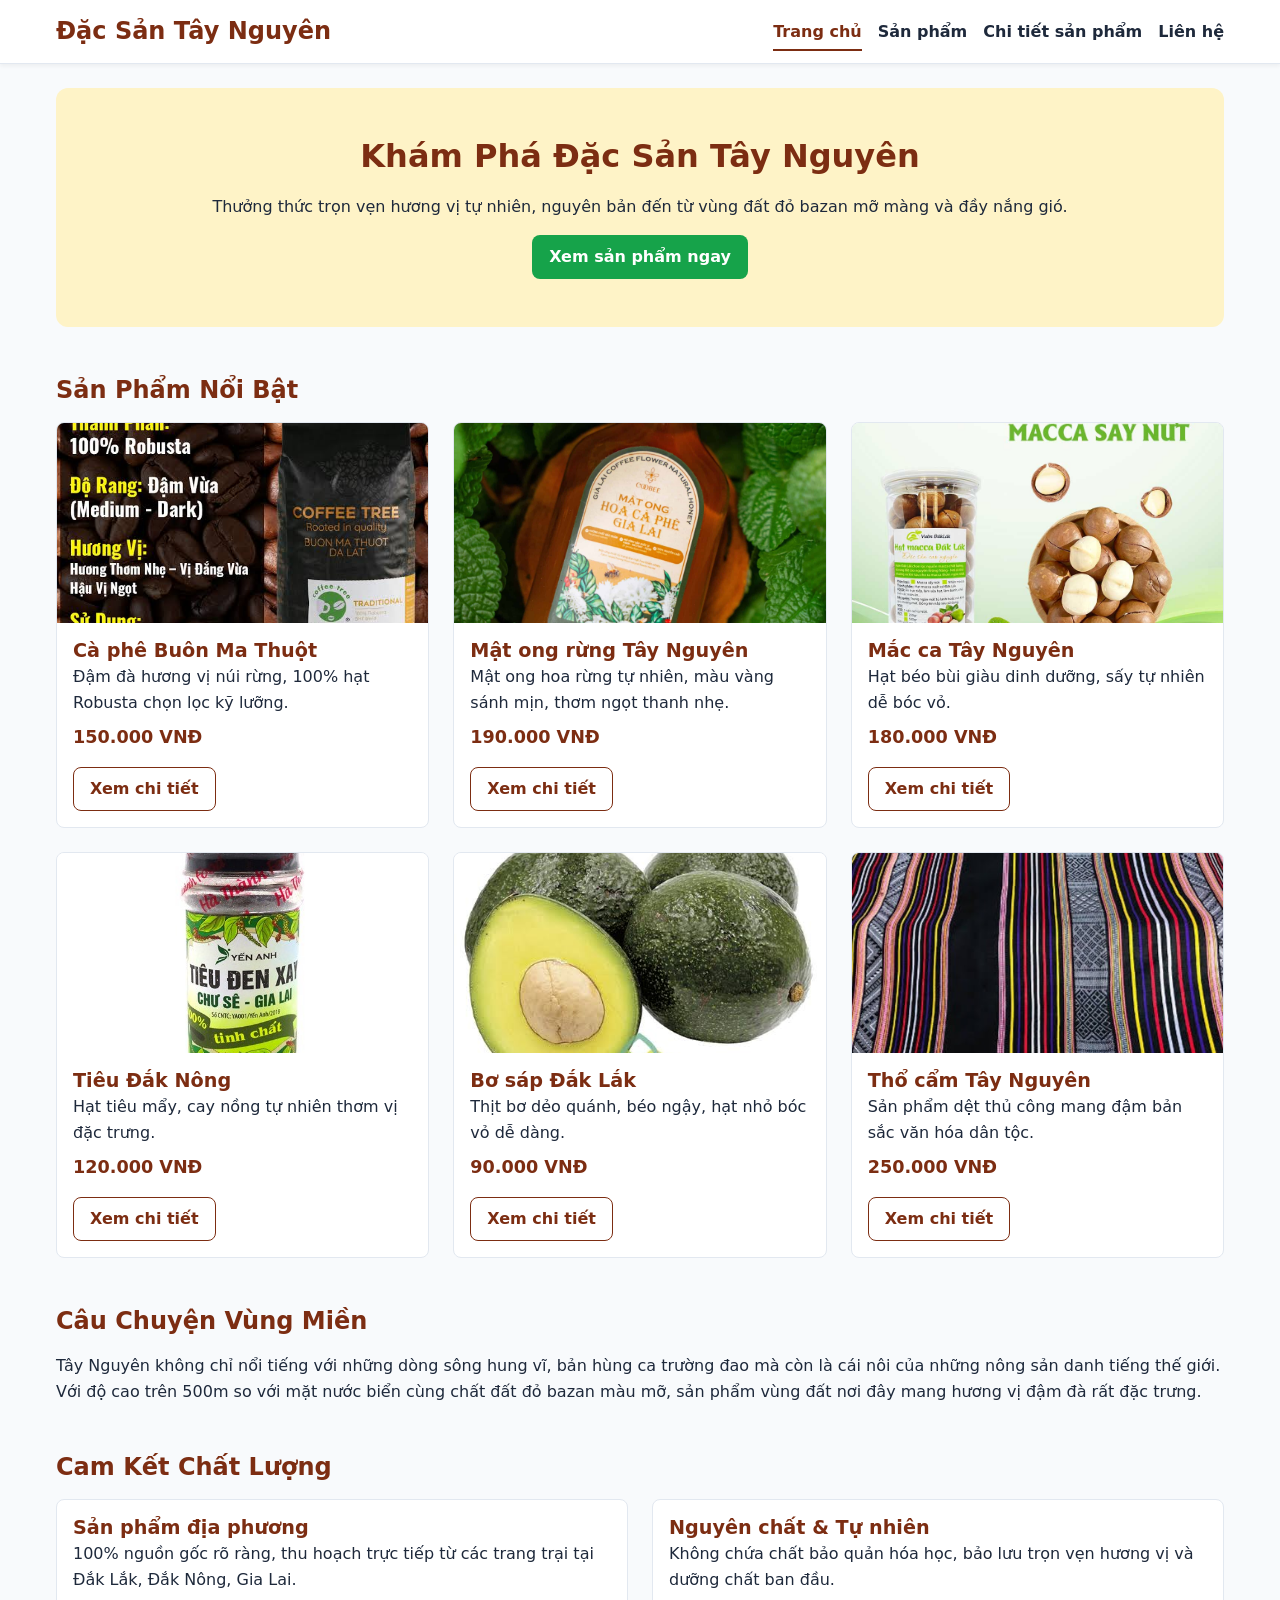
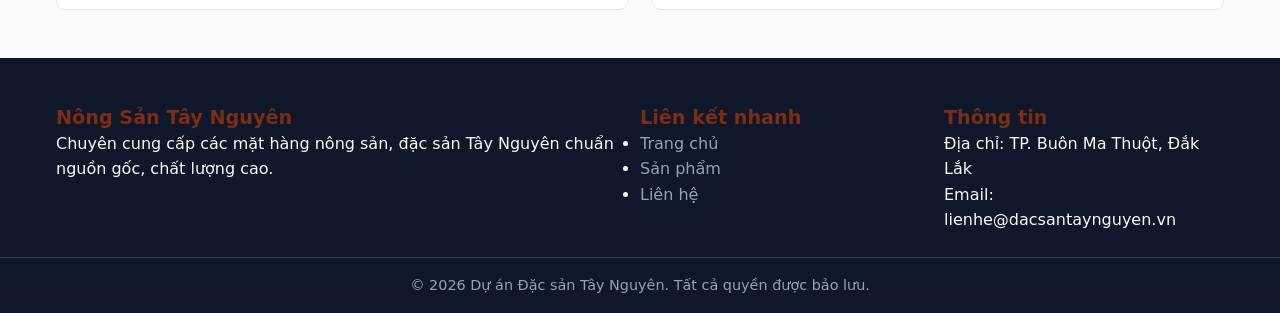
<file: index.html>
<!DOCTYPE html>
<html lang="vi">

<head>
    <meta charset="UTF-8">
    <meta name="viewport" content="width=device-width, initial-scale=1.0">
    <title>Đặc Sản Tây Nguyên | Tinh Hoa Núi Rừng Việt Nam</title>
    <meta name="description"
        content="Khám phá và mua sắm đặc sản Tây Nguyên chính gốc: Cà phê Buôn Ma Thuột, Mật ong rừng, Hạt Macca, Tiêu Đắk Nông chất lượng vượt trội.">
    <link rel="stylesheet" href="css/style.css">
</head>

<body>
    <header>
        <div class="container header-container">
            <div class="brand">
                <h1 class="brand-title">Đặc Sản Tây Nguyên</h1>
                <!-- <span class="brand-slogan">Tinh hoa núi rừng trong từng sản phẩm</span> -->
            </div>
            <nav>
                <ul>
                    <li><a href="index.html" class="active">Trang chủ</a></li>
                    <li><a href="products.html">Sản phẩm</a></li>
                    <li><a href="product-detail.html">Chi tiết sản phẩm</a></li>
                    <li><a href="contact.html">Liên hệ</a></li>
                </ul>
            </nav>
        </div>
    </header>

    <main class="container">
        <!-- 1. Hero / Banner -->
        <section class="hero">
            <h2>Khám Phá Đặc Sản Tây Nguyên</h2>
            <p>Thưởng thức trọn vẹn hương vị tự nhiên, nguyên bản đến từ vùng đất đỏ bazan mỡ màng và đầy nắng gió.</p>
            <a href="products.html" class="btn btn-secondary" style="margin-top: var(--space-md);">Xem sản phẩm ngay</a>
        </section>

        <!-- 2. Sản phẩm nổi bật -->
        <section>
            <h2>Sản Phẩm Nổi Bật</h2>
            <div class="product-grid">
                <article class="product-card">
                    <img src="images/ca-phe-buon-ma-thuot.jpg" alt="Hộp cà phê Robusta Buôn Ma Thuột nguyên chất">
                    <div class="content">
                        <h3>Cà phê Buôn Ma Thuột</h3>
                        <p>Đậm đà hương vị núi rừng, 100% hạt Robusta chọn lọc kỹ lưỡng.</p>
                        <p class="price">150.000 VNĐ</p>
                        <div class="actions">
                            <a href="product-detail.html" class="btn btn-outline">Xem chi tiết</a>
                        </div>
                    </div>
                </article>

                <article class="product-card">
                    <img src="images/mat-ong-rung-tay-nguyen.jpg" alt="Chai mật ong rừng nguyên chất Tây Nguyên">
                    <div class="content">
                        <h3>Mật ong rừng Tây Nguyên</h3>
                        <p>Mật ong hoa rừng tự nhiên, màu vàng sánh mịn, thơm ngọt thanh nhẹ.</p>
                        <p class="price">190.000 VNĐ</p>
                        <div class="actions">
                            <a href="products.html" class="btn btn-outline">Xem chi tiết</a>
                        </div>
                    </div>
                </article>

                <article class="product-card">
                    <img src="images/mac-ca-tay-nguyen.jpg" alt="Hũ hạt mắc ca nứt vỏ Tây Nguyên">
                    <div class="content">
                        <h3>Mắc ca Tây Nguyên</h3>
                        <p>Hạt béo bùi giàu dinh dưỡng, sấy tự nhiên dễ bóc vỏ.</p>
                        <p class="price">180.000 VNĐ</p>
                        <div class="actions">
                            <a href="products.html" class="btn btn-outline">Xem chi tiết</a>
                        </div>
                    </div>
                </article>

                <article class="product-card">
                    <img src="images/tieu-dak-nong.jpg" alt="Túi tiêu đen Đắk Nông hạt mẩy">
                    <div class="content">
                        <h3>Tiêu Đắk Nông</h3>
                        <p>Hạt tiêu mẩy, cay nồng tự nhiên thơm vị đặc trưng.</p>
                        <p class="price">120.000 VNĐ</p>
                        <div class="actions">
                            <a href="products.html" class="btn btn-outline">Xem chi tiết</a>
                        </div>
                    </div>
                </article>

                <article class="product-card">
                    <img src="images/bo-sap-dak-lak.jpg" alt="Quả bơ sáp Đắk Lắk vỏ xanh dẻo ngon">
                    <div class="content">
                        <h3>Bơ sáp Đắk Lắk</h3>
                        <p>Thịt bơ dẻo quánh, béo ngậy, hạt nhỏ bóc vỏ dễ dàng.</p>
                        <p class="price">90.000 VNĐ</p>
                        <div class="actions">
                            <a href="products.html" class="btn btn-outline">Xem chi tiết</a>
                        </div>
                    </div>
                </article>

                <article class="product-card">
                    <img src="images/tho-cam-tay-nguyen.jpg" alt="Tấm thổ cẩm dệt thủ công Tây Nguyên">
                    <div class="content">
                        <h3>Thổ cẩm Tây Nguyên</h3>
                        <p>Sản phẩm dệt thủ công mang đậm bản sắc văn hóa dân tộc.</p>
                        <p class="price">250.000 VNĐ</p>
                        <div class="actions">
                            <a href="products.html" class="btn btn-outline">Xem chi tiết</a>
                        </div>
                    </div>
                </article>
            </div>
        </section>

        <!-- 3. Câu chuyện vùng miền -->
        <section>
            <h2>Câu Chuyện Vùng Miền</h2>
            <div class="story-grid">
                <p>Tây Nguyên không chỉ nổi tiếng với những dòng sông hung vĩ, bản hùng ca trường đao mà còn là cái nôi
                    của những nông sản danh tiếng thế giới. Với độ cao trên 500m so với mặt nước biển cùng chất đất đỏ
                    bazan màu mỡ, sản phẩm vùng đất nơi đây mang hương vị đậm đà rất đặc trưng.</p>
            </div>
        </section>

        <!-- 4. Cam kết chất lượng -->
        <section>
            <h2>Cam Kết Chất Lượng</h2>
            <div class="commitments-grid">
                <div class="commitment-item">
                    <h3>Sản phẩm địa phương</h3>
                    <p>100% nguồn gốc rõ ràng, thu hoạch trực tiếp từ các trang trại tại Đắk Lắk, Đắk Nông, Gia Lai.</p>
                </div>
                <div class="commitment-item">
                    <h3>Nguyên chất & Tự nhiên</h3>
                    <p>Không chứa chất bảo quản hóa học, bảo lưu trọn vẹn hương vị và dưỡng chất ban đầu.</p>
                </div>
            </div>
        </section>
    </main>

    <footer>
        <div class="container footer-grid">
            <div>
                <h3>Nông Sản Tây Nguyên</h3>
                <p>Chuyên cung cấp các mặt hàng nông sản, đặc sản Tây Nguyên chuẩn nguồn gốc, chất lượng cao.</p>
            </div>
            <div>
                <h3>Liên kết nhanh</h3>
                <ul>
                    <li><a href="index.html">Trang chủ</a></li>
                    <li><a href="products.html">Sản phẩm</a></li>
                    <li><a href="contact.html">Liên hệ</a></li>
                </ul>
            </div>
            <div>
                <h3>Thông tin</h3>
                <p>Địa chỉ: TP. Buôn Ma Thuột, Đắk Lắk</p>
                <p>Email: lienhe@dacsantaynguyen.vn</p>
            </div>
        </div>
        <div class="footer-bottom">
            <p>&copy; 2026 Dự án Đặc sản Tây Nguyên. Tất cả quyền được bảo lưu.</p>
        </div>
    </footer>
    <script src="js/main.js"></script>
</body>

</html>
</file>
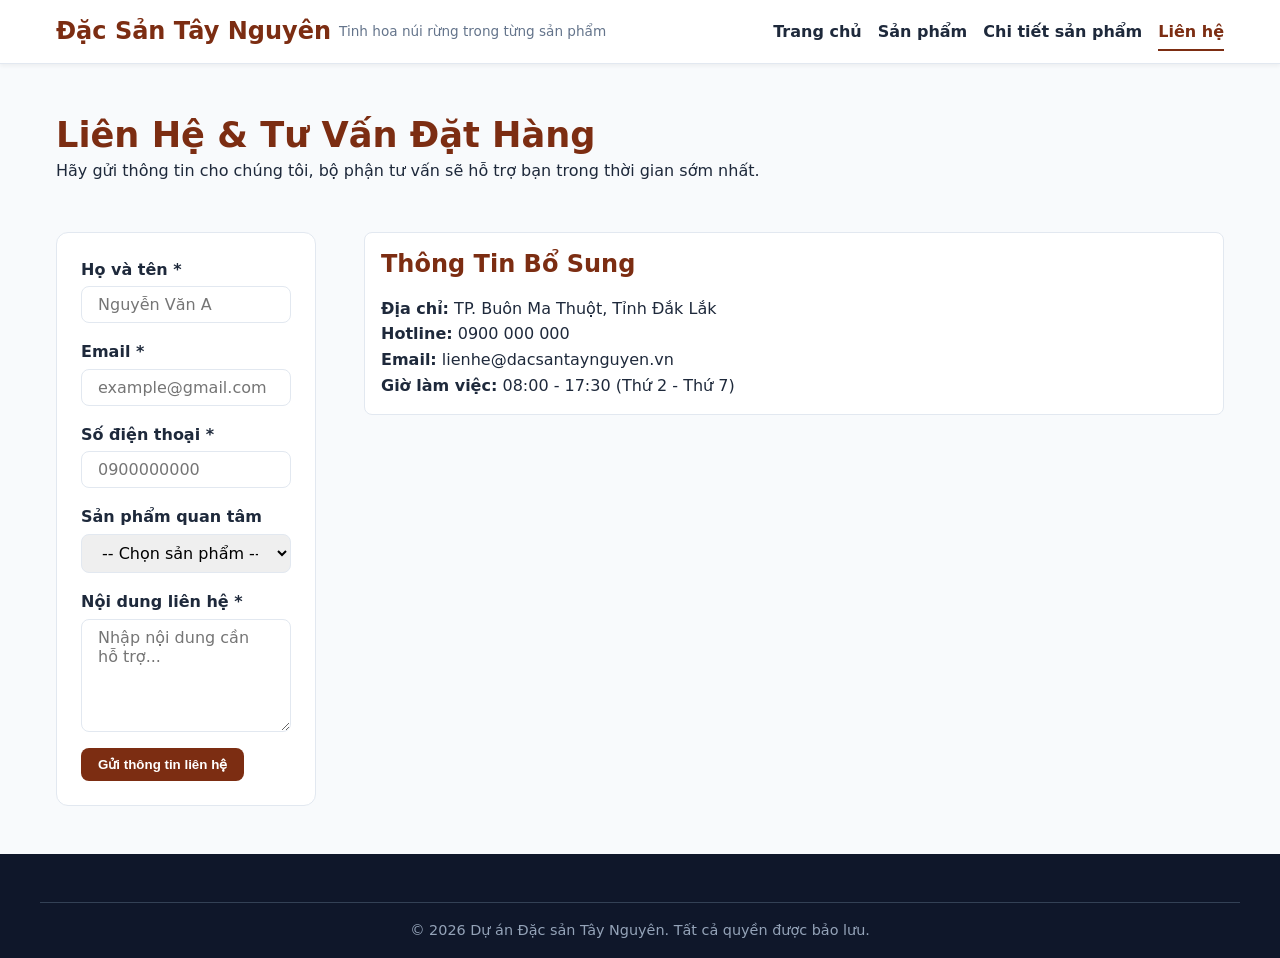
<file: contact.html>
<!DOCTYPE html>
<html lang="vi">

<head>
    <meta charset="UTF-8">
    <meta name="viewport" content="width=device-width, initial-scale=1.0">
    <title>Liên Hệ & Đặt Hàng | Đặc Sản Tây Nguyên</title>
    <meta name="description"
        content="Gửi yêu cầu tư vấn và đặt hàng đặc sản Tây Nguyên chính gốc. Hỗ trợ khách hàng nhanh chóng 24/7.">
    <link rel="stylesheet" href="css/style.css">
</head>

<body>
    <header>
        <div class="container header-container">
            <div class="brand">
                <h1 class="brand-title">Đặc Sản Tây Nguyên</h1>
                <span class="brand-slogan">Tinh hoa núi rừng trong từng sản phẩm</span>
            </div>
            <nav>
                <ul>
                    <li><a href="index.html">Trang chủ</a></li>
                    <li><a href="products.html">Sản phẩm</a></li>
                    <li><a href="product-detail.html">Chi tiết sản phẩm</a></li>
                    <li><a href="contact.html" class="active">Liên hệ</a></li>
                </ul>
            </nav>
        </div>
    </header>

    <main class="container">
        <section>
            <h1>Liên Hệ & Tư Vấn Đặt Hàng</h1>
            <p>Hãy gửi thông tin cho chúng tôi, bộ phận tư vấn sẽ hỗ trợ bạn trong thời gian sớm nhất.</p>
        </section>

        <div class="products-layout">
            <form action="#" method="post" class="contact-form">
                <div class="form-group">
                    <label for="fullname">Họ và tên *</label>
                    <input type="text" id="fullname" name="fullname" required placeholder="Nguyễn Văn A">
                </div>

                <div class="form-group">
                    <label for="email">Email *</label>
                    <input type="email" id="email" name="email" required placeholder="example@gmail.com">
                </div>

                <div class="form-group">
                    <label for="phone">Số điện thoại *</label>
                    <input type="tel" id="phone" name="phone" required placeholder="0900000000">
                </div>

                <div class="form-group">
                    <label for="product">Sản phẩm quan tâm</label>
                    <select id="product" name="product">
                        <option value="">-- Chọn sản phẩm --</option>
                        <option value="coffee">Cà phê Buôn Ma Thuột</option>
                        <option value="honey">Mật ong rừng Tây Nguyên</option>
                        <option value="macadamia">Mắc ca Tây Nguyên</option>
                        <option value="pepper">Tiêu Đắk Nông</option>
                    </select>
                </div>

                <div class="form-group">
                    <label for="message">Nội dung liên hệ *</label>
                    <textarea id="message" name="message" rows="5" required
                        placeholder="Nhập nội dung cần hỗ trợ..."></textarea>
                </div>

                <button type="submit" class="btn">Gửi thông tin liên hệ</button>
            </form>

            <aside class="filter-sidebar">
                <h2>Thông Tin Bổ Sung</h2>
                <p><strong>Địa chỉ:</strong> TP. Buôn Ma Thuột, Tỉnh Đắk Lắk</p>
                <p><strong>Hotline:</strong> 0900 000 000</p>
                <p><strong>Email:</strong> lienhe@dacsantaynguyen.vn</p>
                <p><strong>Giờ làm việc:</strong> 08:00 - 17:30 (Thứ 2 - Thứ 7)</p>
            </aside>
        </div>
    </main>

    <footer>
        <div class="container footer-bottom">
            <p>&copy; 2026 Dự án Đặc sản Tây Nguyên. Tất cả quyền được bảo lưu.</p>
        </div>
    </footer>
    <script src="js/main.js"></script>
</body>

</html>
</file>
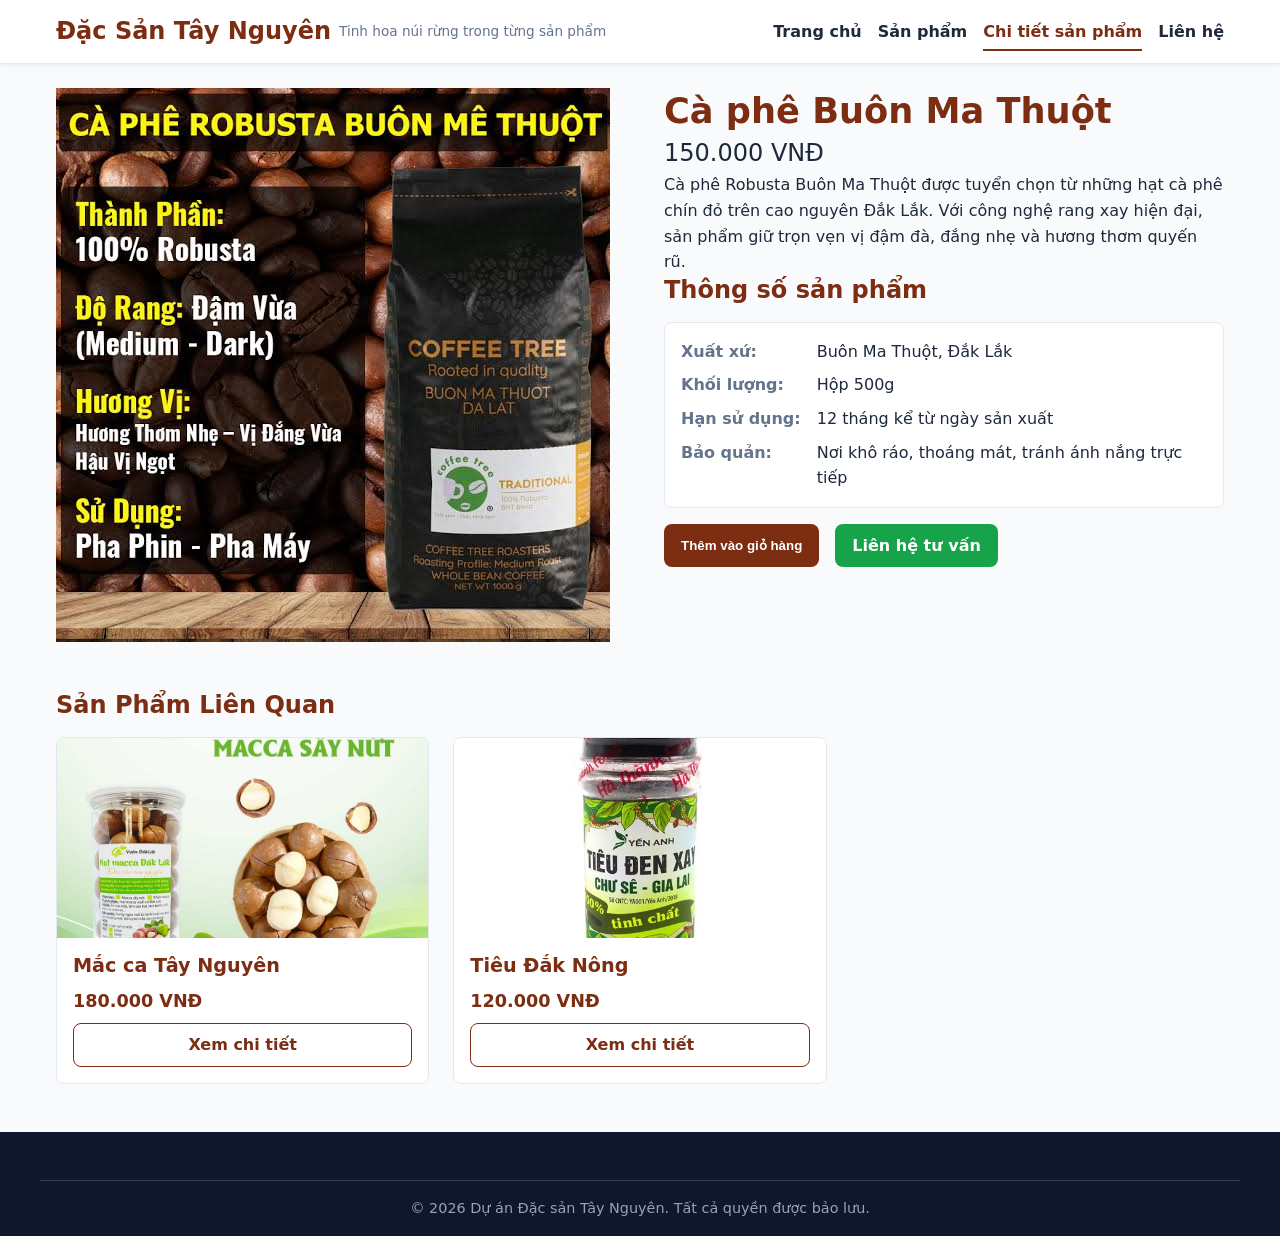
<file: product-detail.html>
<!DOCTYPE html>
<html lang="vi">

<head>
    <meta charset="UTF-8">
    <meta name="viewport" content="width=device-width, initial-scale=1.0">
    <title>Cà Phê Buôn Ma Thuột Nguyên Chất | Chi Tiết Sản Phẩm</title>
    <meta name="description"
        content="Chi tiết sản phẩm Cà phê Buôn Ma Thuột Robusta nguyên chất: xuất xứ Đắk Lắk, khối lượng 500g, hướng dẫn bảo quản.">
    <link rel="stylesheet" href="css/style.css">
</head>

<body>
    <header>
        <div class="container header-container">
            <div class="brand">
                <h1 class="brand-title">Đặc Sản Tây Nguyên</h1>
                <span class="brand-slogan">Tinh hoa núi rừng trong từng sản phẩm</span>
            </div>
            <nav>
                <ul>
                    <li><a href="index.html">Trang chủ</a></li>
                    <li><a href="products.html">Sản phẩm</a></li>
                    <li><a href="product-detail.html" class="active">Chi tiết sản phẩm</a></li>
                    <li><a href="contact.html">Liên hệ</a></li>
                </ul>
            </nav>
        </div>
    </header>

    <main class="container">
        <div class="product-detail-layout">
            <div>
                <img src="images/ca-phe-buon-ma-thuot.jpg" alt="Hộp Cà phê Robusta Buôn Ma Thuột chính gốc">
            </div>
            <div class="product-detail-info">
                <h1>Cà phê Buôn Ma Thuột</h1>
                <p class="price" style="font-size: 1.5rem;">150.000 VNĐ</p>
                <p>Cà phê Robusta Buôn Ma Thuột được tuyển chọn từ những hạt cà phê chín đỏ trên cao nguyên Đắk Lắk. Với
                    công nghệ rang xay hiện đại, sản phẩm giữ trọn vẹn vị đậm đà, đắng nhẹ và hương thơm quyến rũ.</p>

                <h2>Thông số sản phẩm</h2>
                <dl>
                    <dt>Xuất xứ:</dt>
                    <dd>Buôn Ma Thuột, Đắk Lắk</dd>

                    <dt>Khối lượng:</dt>
                    <dd>Hộp 500g</dd>

                    <dt>Hạn sử dụng:</dt>
                    <dd>12 tháng kể từ ngày sản xuất</dd>

                    <dt>Bảo quản:</dt>
                    <dd>Nơi khô ráo, thoáng mát, tránh ánh nắng trực tiếp</dd>
                </dl>

                <div class="action-group">
                    <button type="button" class="btn">Thêm vào giỏ hàng</button>
                    <a href="contact.html" class="btn btn-secondary">Liên hệ tư vấn</a>
                </div>
            </div>
        </div>

        <!-- Sản phẩm liên quan -->
        <section>
            <h2>Sản Phẩm Liên Quan</h2>
            <div class="product-grid">
                <article class="product-card">
                    <img src="images/mac-ca-tay-nguyen.jpg" alt="Hạt mắc ca Tây Nguyên">
                    <div class="content">
                        <h3>Mắc ca Tây Nguyên</h3>
                        <p class="price">180.000 VNĐ</p>
                        <a href="product-detail.html" class="btn btn-outline">Xem chi tiết</a>
                    </div>
                </article>
                <article class="product-card">
                    <img src="images/tieu-dak-nong.jpg" alt="Túi tiêu Đắk Nông">
                    <div class="content">
                        <h3>Tiêu Đắk Nông</h3>
                        <p class="price">120.000 VNĐ</p>
                        <a href="product-detail.html" class="btn btn-outline">Xem chi tiết</a>
                    </div>
                </article>
            </div>
        </section>
    </main>

    <footer>
        <div class="container footer-bottom">
            <p>&copy; 2026 Dự án Đặc sản Tây Nguyên. Tất cả quyền được bảo lưu.</p>
        </div>
    </footer>
    <script src="js/main.js"></script>
</body>

</html>
</file>
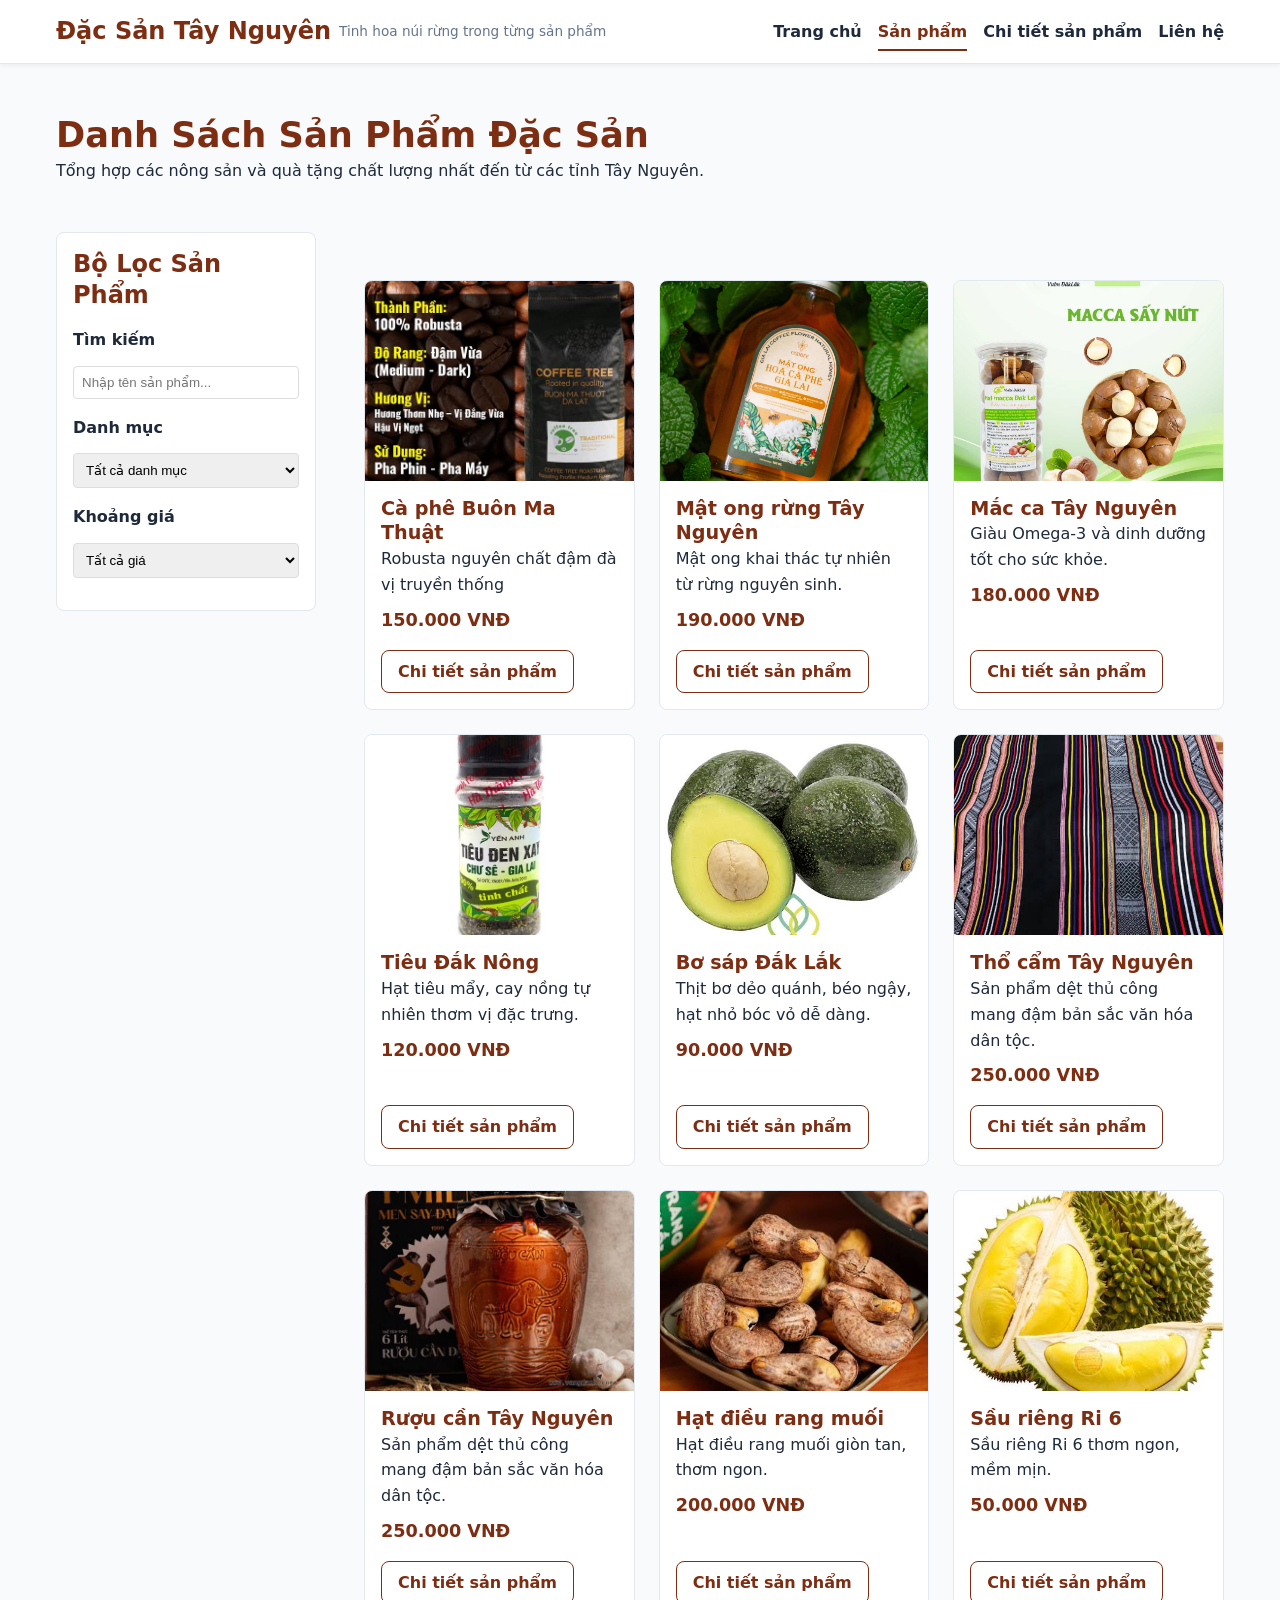
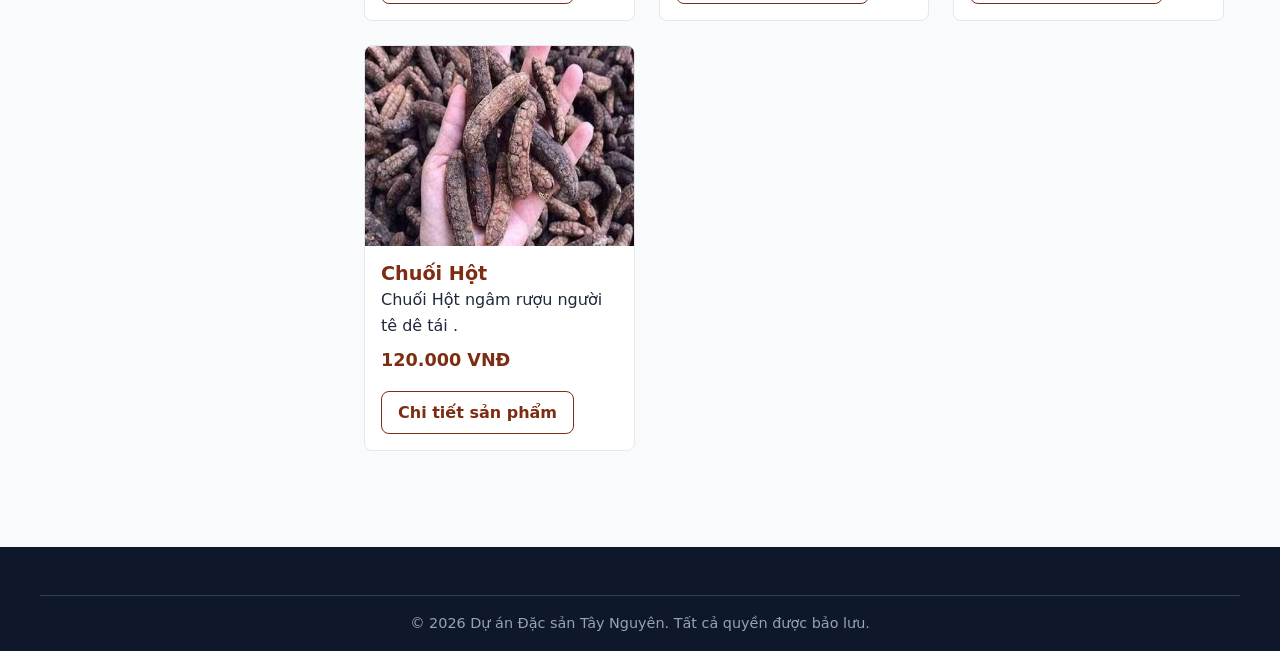
<file: products.html>
<!DOCTYPE html>
<html lang="vi">

<head>
    <meta charset="UTF-8">
    <meta name="viewport" content="width=device-width, initial-scale=1.0">
    <title>Danh Sách Đặc Sản Tây Nguyên | Sản Phẩm Chất Lượng</title>
    <meta name="description"
        content="Danh sách đầy đủ đặc sản Tây Nguyên chính hiệu: Cà phê, Mật ong, Mắc ca, Tiêu Đắk Nông, Bơ sáp Đắk Lắk, Thổ Cẩm.">
    <link rel="stylesheet" href="css/style.css">
</head>

<body>
    <header>
        <div class="container header-container">
            <div class="brand">
                <h1 class="brand-title">Đặc Sản Tây Nguyên</h1>
                <span class="brand-slogan">Tinh hoa núi rừng trong từng sản phẩm</span>
            </div>
            <nav>
                <ul>
                    <li><a href="index.html">Trang chủ</a></li>
                    <li><a href="products.html" class="active">Sản phẩm</a></li>
                    <li><a href="product-detail.html">Chi tiết sản phẩm</a></li>
                    <li><a href="contact.html">Liên hệ</a></li>
                </ul>
            </nav>
        </div>
    </header>

    <main class="container">
        <section>
            <h1>Danh Sách Sản Phẩm Đặc Sản</h1>
            <p>Tổng hợp các nông sản và quà tặng chất lượng nhất đến từ các tỉnh Tây Nguyên.</p>
        </section>

        <div class="products-layout">
            <!-- Bộ lọc sidebar -->
            <aside class="filter-sidebar">
                <h2>Bộ Lọc Sản Phẩm</h2>
                <div class="filter-group">
                    <label for="search-input">Tìm kiếm</label>
                    <input type="text" id="search-input" placeholder="Nhập tên sản phẩm..." style="width: 100%; padding: 8px; margin-top: 5px; border: 1px solid #ddd; border-radius: 4px; box-sizing: border-box;">
                </div>
                <div class="filter-group">
                    <label for="category-select">Danh mục</label>
                    <select id="category-select" style="width: 100%; padding: 8px; margin-top: 5px; border: 1px solid #ddd; border-radius: 4px; box-sizing: border-box;">
                        <option value="all">Tất cả danh mục</option>
                        <option value="Cà phê">Cà phê</option>
                        <option value="Mật ong">Mật ong</option>
                        <option value="Hạt dinh dưỡng">Hạt dinh dưỡng</option>
                        <option value="Gia vị">Gia vị</option>
                        <option value="Trái cây">Trái cây</option>
                        <option value="Đồ thủ công">Đồ thủ công</option>
                        <option value="Rượu">Rượu</option>
                    </select>
                </div>
                <div class="filter-group">
                    <label for="price-select">Khoảng giá</label>
                    <select id="price-select" style="width: 100%; padding: 8px; margin-top: 5px; border: 1px solid #ddd; border-radius: 4px; box-sizing: border-box;">
                        <option value="all">Tất cả giá</option>
                        <option value="under-150">Dưới 150.000 VNĐ</option>
                        <option value="150-300">150.000 - 300.000 VNĐ</option>
                        <option value="over-300">Trên 300.000 VNĐ</option>
                    </select>
                </div>
            </aside>

            <!-- Grid 6 sản phẩm -->
            <section class="product-grid" id="product-container">
                <!-- Sản phẩm sẽ được render bằng JavaScript qua API fetch -->
            </section>
        </div>
    </main>

    <footer>
        <div class="container footer-bottom">
            <p>&copy; 2026 Dự án Đặc sản Tây Nguyên. Tất cả quyền được bảo lưu.</p>
        </div>
    </footer>
    <script src="js/main.js"></script>
</body>

</html>
</file>
<file: css/style.css>
/* a. CSS Nền tảng (Biến toàn cục :root) */
:root {
    --color-primary: #7c2d12;
    --color-secondary: #16a34a;
    --color-background: #f8fafc;
    --color-surface: #ffffff;
    --color-text: #1e293b;
    --color-muted: #64748b;
    --color-border: #e2e8f0;
    --radius-md: 8px;
    --radius-lg: 12px;
    --space-sm: 8px;
    --space-md: 16px;
    --space-lg: 24px;
    --space-xl: 48px;
}

/* Base Reset & Typography */
* {
    box-sizing: border-box;
    margin: 0;
    padding: 0;
}

body {
    font-family: system-ui, -apple-system, BlinkMacSystemFont, 'Segoe UI', Roboto, Oxygen, Ubuntu, Cantarell, sans-serif;
    line-height: 1.6;
    color: var(--color-text);
    background-color: var(--color-background);
}

/* Định dạng Headings */
h1,
h2,
h3,
h4 {
    color: var(--color-primary);
    line-height: 1.3;
    font-weight: 700;
}

h1 {
    font-size: 1.8rem;
}

h2 {
    font-size: 1.5rem;
    margin-bottom: var(--space-md);
}

h3 {
    font-size: 1.2rem;
}

/* Định dạng Hình ảnh */
img {
    max-width: 100%;
    height: auto;
    display: block;
}

/* Định dạng Liên kết */
a {
    color: var(--color-primary);
    text-decoration: none;
    transition: color 0.2s ease;
}

a:hover {
    color: var(--color-secondary);
    text-decoration: underline;
}

/* Accessibility Focus Outline */
a:focus-visible,
button:focus-visible,
input:focus-visible,
select:focus-visible,
textarea:focus-visible {
    outline: 3px solid var(--color-secondary);
    outline-offset: 2px;
}

/* Định dạng Nút bấm */
button,
.btn {
    display: inline-flex;
    align-items: center;
    justify-content: center;
    padding: var(--space-sm) var(--space-md);
    border-radius: var(--radius-md);
    border: 1px solid transparent;
    background-color: var(--color-primary);
    color: var(--color-surface);
    font-weight: 600;
    cursor: pointer;
    transition: background-color 0.2s ease, transform 0.2s ease;
}

button:hover,
.btn:hover {
    background-color: #60220e;
    text-decoration: none;
}

.btn-secondary {
    background-color: var(--color-secondary);
}

.btn-secondary:hover {
    background-color: #12823A;
}

.btn-outline {
    background-color: transparent;
    border-color: var(--color-primary);
    color: var(--color-primary);
}

.btn-outline:hover {
    background-color: var(--color-primary);
    color: var(--color-surface);
}

/* Layout Container */
.container {
    width: 100%;
    max-width: 1200px;
    margin: 0 auto;
    padding: 0 var(--space-md);
}

/* Header & Navigation (Flexbox) */
header {
    background-color: var(--color-surface);
    border-bottom: 1px solid var(--color-border);
    padding: var(--space-md) 0;
    position: sticky;
    top: 0;
    z-index: 100;
    box-shadow: 0 2px 4px rgba(0, 0, 0, 0.05);
}

header .header-container {
    display: flex;
    flex-direction: column;
    gap: var(--space-md);
    align-items: center;
}

.brand {
    display: flex;
    align-items: center;
    gap: var(--space-sm);
}

.brand-title {
    font-size: 1.5rem;
    margin: 0;
}

.brand-slogan {
    font-size: 0.85rem;
    color: var(--color-muted);
}

nav ul {
    display: flex;
    flex-wrap: wrap;
    list-style: none;
    gap: var(--space-md);
    justify-content: center;
}

nav a {
    font-weight: 600;
    color: var(--color-text);
    padding: var(--space-sm) 0;
}

nav a.active {
    color: var(--color-primary);
    border-bottom: 2px solid var(--color-primary);
}

/* Hero Section */
.hero {
    background-color: #fef3c7;
    border-radius: var(--radius-lg);
    padding: var(--space-xl) var(--space-lg);
    margin: var(--space-lg) 0;
    text-align: center;
    animation: fadeIn 0.8s ease-in-out;
}

.hero h2 {
    font-size: 2rem;
    color: var(--color-primary);
}

/* Sections General */
section {
    margin: var(--space-xl) 0;
}

/* Grid Layouts (Mobile-First) */
.product-grid {
    display: grid;
    grid-template-columns: 1fr;
    gap: var(--space-lg);
}

/* Product Card / Article Structure */
.product-card {
    background-color: var(--color-surface);
    border: 1px solid var(--color-border);
    border-radius: var(--radius-md);
    overflow: hidden;
    display: flex;
    flex-direction: column;
    transition: transform 0.2s ease, box-shadow 0.2s ease;
}

.product-card:hover {
    transform: translateY(-4px);
    box-shadow: 0 10px 15px -3px rgba(0, 0, 0, 0.1);
}

.product-card img {
    width: 100%;
    height: 200px;
    object-fit: cover;
}

.product-card .content {
    padding: var(--space-md);
    display: flex;
    flex-direction: column;
    flex-grow: 1;
}

.product-card .price {
    font-size: 1.1rem;
    font-weight: 700;
    color: var(--color-primary);
    margin: var(--space-sm) 0;
}

.product-card .actions {
    margin-top: auto;
    padding-top: var(--space-sm);
}

/* Story & Commitments Sections */
.story-grid,
.commitments-grid {
    display: grid;
    grid-template-columns: 1fr;
    gap: var(--space-lg);
}

.commitment-item {
    background-color: var(--color-surface);
    padding: var(--space-md);
    border-radius: var(--radius-md);
    border: 1px solid var(--color-border);
}

/* Products Layout with Aside Sidebar */
.products-layout {
    display: grid;
    grid-template-columns: 1fr;
    gap: var(--space-lg);
}

.filter-sidebar {
    background-color: var(--color-surface);
    padding: var(--space-md);
    border-radius: var(--radius-md);
    border: 1px solid var(--color-border);
    height: fit-content;
}

.filter-group {
    margin-bottom: var(--space-md);
}

.filter-group label {
    display: block;
    margin-bottom: var(--space-sm);
    font-weight: 600;
}

/* Product Detail Page Layout */
.product-detail-layout {
    display: grid;
    grid-template-columns: 1fr;
    gap: var(--space-xl);
    margin: var(--space-lg) 0;
}

.product-detail-info dl {
    display: grid;
    grid-template-columns: auto 1fr;
    gap: var(--space-sm) var(--space-md);
    background-color: var(--color-surface);
    padding: var(--space-md);
    border-radius: var(--radius-md);
    border: 1px solid var(--color-border);
    margin: var(--space-md) 0;
}

.product-detail-info dt {
    font-weight: 700;
    color: var(--color-muted);
}

.action-group {
    display: flex;
    gap: var(--space-md);
    flex-wrap: wrap;
    margin-top: var(--space-md);
}

/* Forms */
.contact-form {
    background-color: var(--color-surface);
    padding: var(--space-lg);
    border-radius: var(--radius-lg);
    border: 1px solid var(--color-border);
}

.form-group {
    margin-bottom: var(--space-md);
    display: flex;
    flex-direction: column;
    gap: 4px;
}

.form-group label {
    font-weight: 600;
}

.form-group input,
.form-group select,
.form-group textarea {
    width: 100%;
    padding: var(--space-sm) var(--space-md);
    border: 1px solid var(--color-border);
    border-radius: var(--radius-md);
    font-family: inherit;
    font-size: 1rem;
    transition: border-color 0.2s ease;
}

.form-group input:focus,
.form-group select:focus,
.form-group textarea:focus {
    border-color: var(--color-primary);
}

/* Footer */
footer {
    background-color: #0f172a;
    color: #f8fafc;
    padding: var(--space-xl) 0 var(--space-md) 0;
    margin-top: var(--space-xl);
}

footer a {
    color: #94a3b8;
}

footer a:hover {
    color: #ffffff;
}

.footer-grid {
    display: grid;
    grid-template-columns: 1fr;
    gap: var(--space-lg);
    margin-bottom: var(--space-lg);
}

.footer-bottom {
    text-align: center;
    border-top: 1px solid #334155;
    padding-top: var(--space-md);
    font-size: 0.9rem;
    color: #94a3b8;
}

/* Animation Keyframes */
@keyframes fadeIn {
    from {
        opacity: 0;
        transform: translateY(10px);
    }

    to {
        opacity: 1;
        transform: translateY(0);
    }
}

/* Responsive Breakpoints (Tablet & Desktop Expansion) */
@media (min-width: 640px) {
    .product-grid {
        grid-template-columns: repeat(2, 1fr);
    }

    .commitments-grid {
        grid-template-columns: repeat(2, 1fr);
    }
}

@media (min-width: 900px) {
    header .header-container {
        flex-direction: row;
        justify-content: space-between;
    }

    h1 {
        font-size: 2.2rem;
    }

    .products-layout {
        grid-template-columns: 260px 1fr;
        gap: var(--space-xl);
    }

    .product-grid {
        grid-template-columns: repeat(3, 1fr);
    }

    .product-detail-layout {
        grid-template-columns: 1fr 1fr;
    }

    .footer-grid {
        grid-template-columns: 2fr 1fr 1fr;
    }
}

/* Accessibility: Motion preference */
@media (prefers-reduced-motion: reduce) {

    *,
    ::before,
    ::after {
        animation-duration: 0.01ms !important;
        animation-iteration-count: 1 !important;
        transition-duration: 0.01ms !important;
        scroll-behavior: auto !important;
    }
}
</file>
